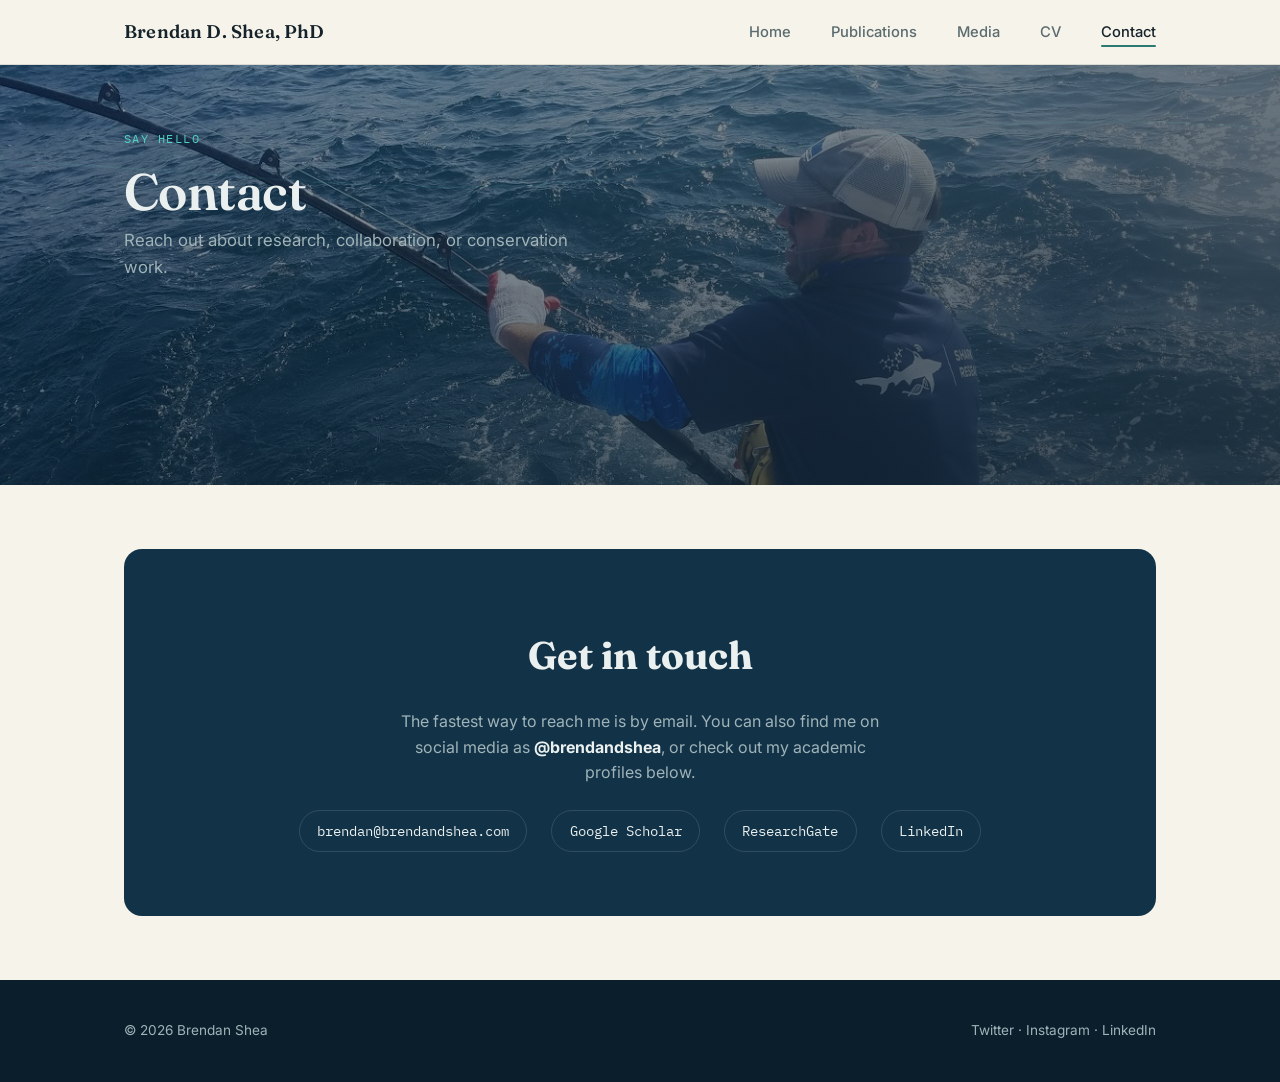
<file: contact.html>
<!DOCTYPE html>
<html lang="en">
<head>
<meta charset="UTF-8">
<meta name="viewport" content="width=device-width, initial-scale=1.0">
<title>Contact — Brendan Shea</title>
<meta name="description" content="Get in touch with Brendan Shea — marine ecologist and data scientist.">
<link rel="preconnect" href="https://fonts.googleapis.com">
<link rel="preconnect" href="https://fonts.gstatic.com" crossorigin>
<link href="https://fonts.googleapis.com/css2?family=Fraunces:opsz,wght@9..144,500;9..144,600;9..144,700&family=Inter:wght@400;500;600;700&family=IBM+Plex+Mono:wght@400;500&display=swap" rel="stylesheet">
<link rel="stylesheet" href="css/style.css">
</head>
<body>

<nav class="site-nav">
  <div class="wrap">
    <a href="index.html" class="brand">Brendan D. Shea, PhD</a>
    <button class="nav-toggle" aria-label="Toggle navigation" aria-expanded="false">&#9776;</button>
    <ul class="nav-links">
      <li><a href="index.html">Home</a></li>
      <li><a href="publications.html">Publications</a></li>
      <li><a href="media.html">Media</a></li>
      <li><a href="cv.html">CV</a></li>
      <li><a href="contact.html" aria-current="page">Contact</a></li>
    </ul>
  </div>
</nav>

<header class="hero has-photo hero-md" style="padding: var(--space-5) 0;">
  <img class="hero-photo" src="images/contact/header.jpeg" alt="" style="object-position: center 40%;">
  <svg class="hero-contours" viewBox="0 0 1200 300" preserveAspectRatio="xMidYMid slice" xmlns="http://www.w3.org/2000/svg" aria-hidden="true">
    <path d="M-50,80 C 200,40 400,120 650,70 S 1100,40 1250,80" fill="none" stroke="#4FD1C5" stroke-width="1" opacity="0.22"/>
    <path d="M-50,160 C 220,110 420,190 680,140 S 1120,110 1250,160" fill="none" stroke="#EAF0EF" stroke-width="1" opacity="0.1"/>
  </svg>
  <div class="wrap">
    <p class="eyebrow">Say hello</p>
    <h1 style="font-size:clamp(2.2rem,4.5vw,3.2rem);">Contact</h1>
    <p class="role">Reach out about research, collaboration, or conservation work.</p>
  </div>
</header>

<section class="tight reveal">
  <div class="wrap">
    <div class="contact-card">
      <h2 style="font-family:var(--font-display); font-size:clamp(1.8rem,3.5vw,2.4rem); margin: 0.3em 0 0.6em; color: var(--text-light);">Get in touch</h2>
      <p style="color:var(--text-muted-light); max-width:50ch; margin: 0 auto;">
        The fastest way to reach me is by email. You can also find me on social media as <strong style="color:var(--text-light);">@brendandshea</strong>, or check out my academic profiles below.
      </p>
      <div class="contact-links">
        <a href="mailto:brendan@brendandshea.com">brendan@brendandshea.com</a>
        <a href="https://scholar.google.com/citations?user=3Ep7CCoAAAAJ&hl=en&oi=ao" target="_blank" rel="noopener">Google Scholar</a>
        <a href="https://www.researchgate.net/profile/Brendan-Shea-5" target="_blank" rel="noopener">ResearchGate</a>
        <a href="https://www.linkedin.com/in/bdshea/" target="_blank" rel="noopener">LinkedIn</a>
      </div>
    </div>
  </div>
</section>

<footer class="site-footer">
  <div class="wrap">
    <span>&copy; <span id="year"></span> Brendan Shea</span>
    <span>
      <a href="https://twitter.com/brendandshea" target="_blank" rel="noopener">Twitter</a> &middot;
      <a href="https://instagram.com/brendandshea" target="_blank" rel="noopener">Instagram</a> &middot;
      <a href="https://www.linkedin.com/in/bdshea/" target="_blank" rel="noopener">LinkedIn</a>
    </span>
  </div>
</footer>

<script src="js/main.js"></script>
<script>document.getElementById('year').textContent = new Date().getFullYear();</script>
</body>
</html>
</file>
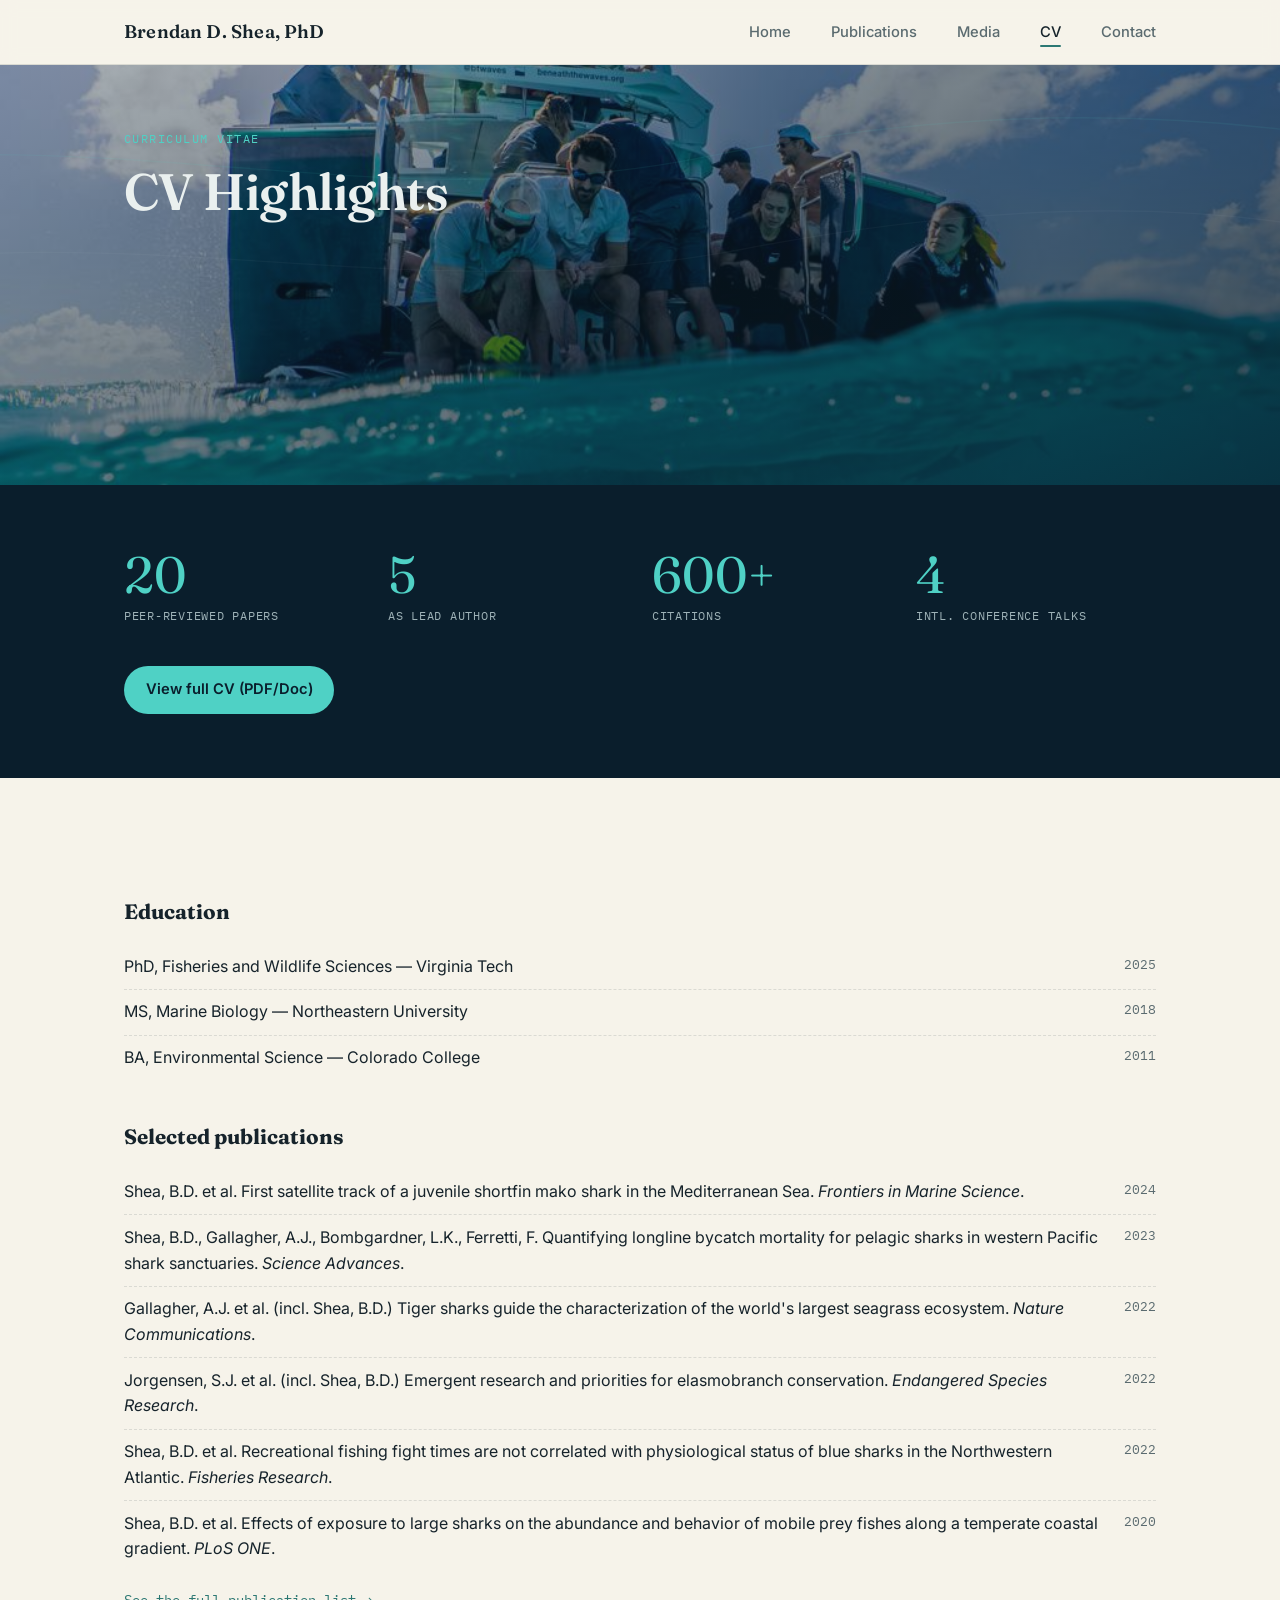
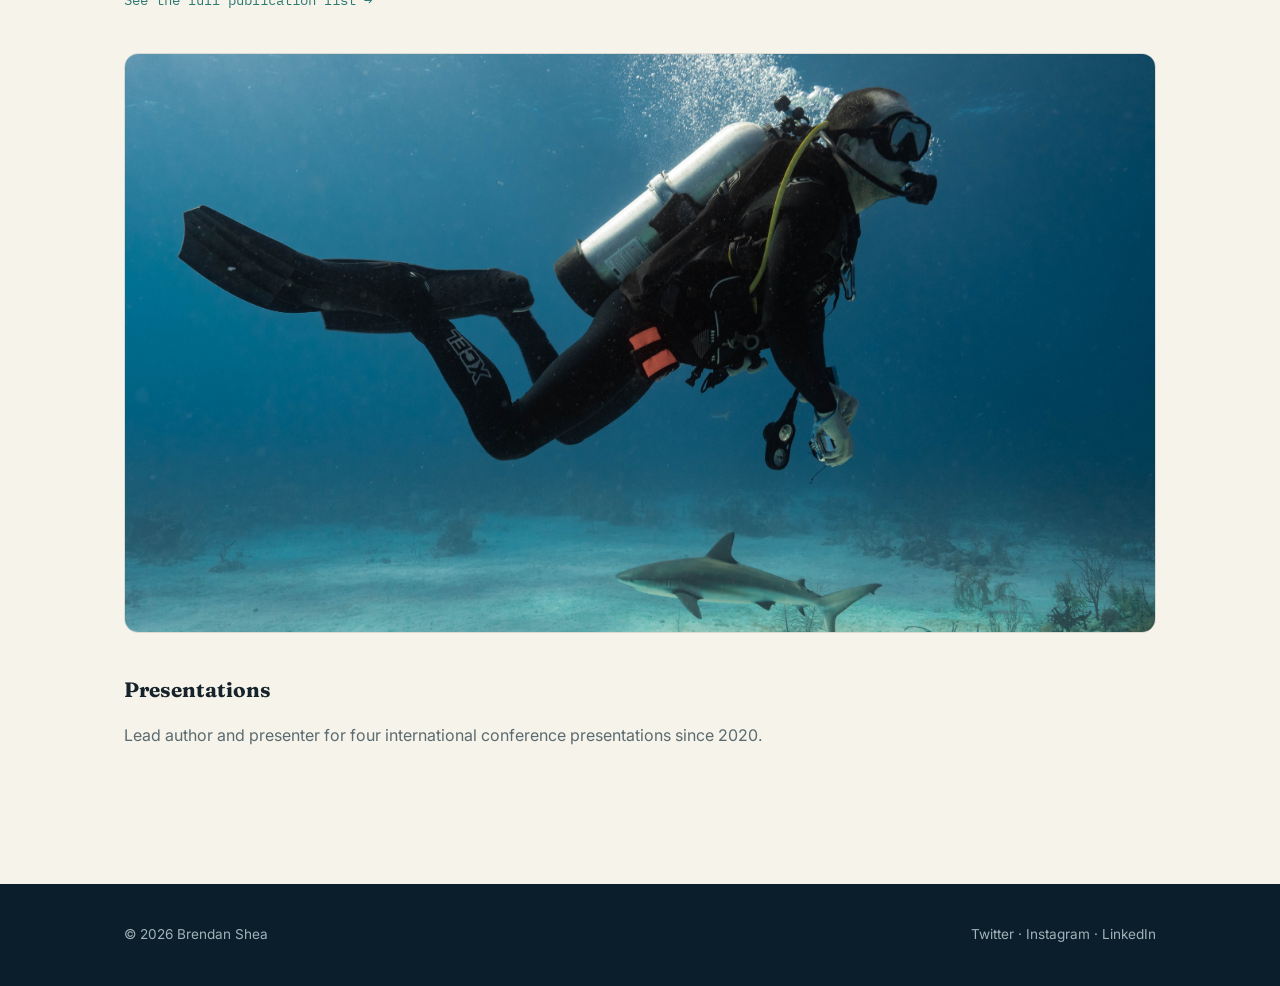
<file: cv.html>
<!DOCTYPE html>
<html lang="en">
<head>
<meta charset="UTF-8">
<meta name="viewport" content="width=device-width, initial-scale=1.0">
<title>CV — Brendan Shea</title>
<meta name="description" content="Curriculum vitae highlights for Brendan Shea, PhD — education, publication record, and conference presentations.">
<link rel="preconnect" href="https://fonts.googleapis.com">
<link rel="preconnect" href="https://fonts.gstatic.com" crossorigin>
<link href="https://fonts.googleapis.com/css2?family=Fraunces:opsz,wght@9..144,500;9..144,600;9..144,700&family=Inter:wght@400;500;600;700&family=IBM+Plex+Mono:wght@400;500&display=swap" rel="stylesheet">
<link rel="stylesheet" href="css/style.css">
</head>
<body>

<nav class="site-nav">
  <div class="wrap">
    <a href="index.html" class="brand">Brendan D. Shea, PhD</a>
    <button class="nav-toggle" aria-label="Toggle navigation" aria-expanded="false">&#9776;</button>
    <ul class="nav-links">
      <li><a href="index.html">Home</a></li>
      <li><a href="publications.html">Publications</a></li>
      <li><a href="media.html">Media</a></li>
      <li><a href="cv.html" aria-current="page">CV</a></li>
      <li><a href="contact.html">Contact</a></li>
    </ul>
  </div>
</nav>

<header class="hero has-photo hero-md" style="padding: var(--space-5) 0;">
  <img class="hero-photo" src="images/cv/header.jpeg" alt="" style="object-position: center center;">
  <svg class="hero-contours" viewBox="0 0 1200 320" preserveAspectRatio="xMidYMid slice" xmlns="http://www.w3.org/2000/svg" aria-hidden="true">
    <path d="M-50,80 C 200,40 400,120 650,70 S 1100,40 1250,80" fill="none" stroke="#4FD1C5" stroke-width="1" opacity="0.22"/>
    <path d="M-50,160 C 220,110 420,190 680,140 S 1120,110 1250,160" fill="none" stroke="#EAF0EF" stroke-width="1" opacity="0.1"/>
  </svg>
  <div class="wrap">
    <p class="eyebrow">Curriculum vitae</p>
    <h1 style="font-size:clamp(2.2rem,4.5vw,3.2rem);">CV Highlights</h1>
  </div>
</header>

<section class="on-dark reveal tight">
  <div class="wrap">
    <div class="stats-strip">
      <div class="stat"><div class="num">20</div><div class="label">Peer-reviewed papers</div></div>
      <div class="stat"><div class="num">5</div><div class="label">As lead author</div></div>
      <div class="stat"><div class="num">600+</div><div class="label">Citations</div></div>
      <div class="stat"><div class="num">4</div><div class="label">Intl. conference talks</div></div>
    </div>
    <div class="hero-actions" style="margin-top: var(--space-4);">
      <a class="btn btn-primary" href="https://docs.google.com/document/d/1PUymY-41qH155Oqo5Wlv9PZ-W3qJhoBp/edit?usp=sharing&ouid=114067496238988633960&rtpof=true&sd=true" target="_blank" rel="noopener">View full CV (PDF/Doc)</a>
    </div>
  </div>
</section>

<section class="reveal">
  <div class="wrap">

    <div class="cv-block">
      <h3>Education</h3>
      <ul class="cv-list">
        <li><span>PhD, Fisheries and Wildlife Sciences &mdash; Virginia Tech</span><span class="meta">2025</span></li>
        <li><span>MS, Marine Biology &mdash; Northeastern University</span><span class="meta">2018</span></li>
        <li><span>BA, Environmental Science &mdash; Colorado College</span><span class="meta">2011</span></li>
      </ul>
    </div>

    <div class="cv-block">
      <h3>Selected publications</h3>
      <ul class="cv-list">
        <li><span>Shea, B.D. et al. First satellite track of a juvenile shortfin mako shark in the Mediterranean Sea. <em>Frontiers in Marine Science</em>.</span><span class="meta">2024</span></li>
        <li><span>Shea, B.D., Gallagher, A.J., Bombgardner, L.K., Ferretti, F. Quantifying longline bycatch mortality for pelagic sharks in western Pacific shark sanctuaries. <em>Science Advances</em>.</span><span class="meta">2023</span></li>
        <li><span>Gallagher, A.J. et al. (incl. Shea, B.D.) Tiger sharks guide the characterization of the world's largest seagrass ecosystem. <em>Nature Communications</em>.</span><span class="meta">2022</span></li>
        <li><span>Jorgensen, S.J. et al. (incl. Shea, B.D.) Emergent research and priorities for elasmobranch conservation. <em>Endangered Species Research</em>.</span><span class="meta">2022</span></li>
        <li><span>Shea, B.D. et al. Recreational fishing fight times are not correlated with physiological status of blue sharks in the Northwestern Atlantic. <em>Fisheries Research</em>.</span><span class="meta">2022</span></li>
        <li><span>Shea, B.D. et al. Effects of exposure to large sharks on the abundance and behavior of mobile prey fishes along a temperate coastal gradient. <em>PLoS ONE</em>.</span><span class="meta">2020</span></li>
      </ul>
      <p style="margin-top:1em;"><a class="link" style="font-family:var(--font-mono); font-size:0.85rem; color:var(--accent-teal-dim); text-decoration:none;" href="publications.html">See the full publication list &rarr;</a></p>
    </div>

    <img class="content-photo" src="images/cv/photo1-banner.jpeg" alt="Diving alongside a shark during fieldwork" style="aspect-ratio: 16 / 9;">

    <div class="cv-block">
      <h3>Presentations</h3>
      <p style="color:var(--text-muted);">Lead author and presenter for four international conference presentations since 2020.</p>
    </div>

  </div>
</section>

<footer class="site-footer">
  <div class="wrap">
    <span>&copy; <span id="year"></span> Brendan Shea</span>
    <span>
      <a href="https://twitter.com/brendandshea" target="_blank" rel="noopener">Twitter</a> &middot;
      <a href="https://instagram.com/brendandshea" target="_blank" rel="noopener">Instagram</a> &middot;
      <a href="https://www.linkedin.com/in/bdshea/" target="_blank" rel="noopener">LinkedIn</a>
    </span>
  </div>
</footer>

<script src="js/main.js"></script>
<script>document.getElementById('year').textContent = new Date().getFullYear();</script>
</body>
</html>
</file>
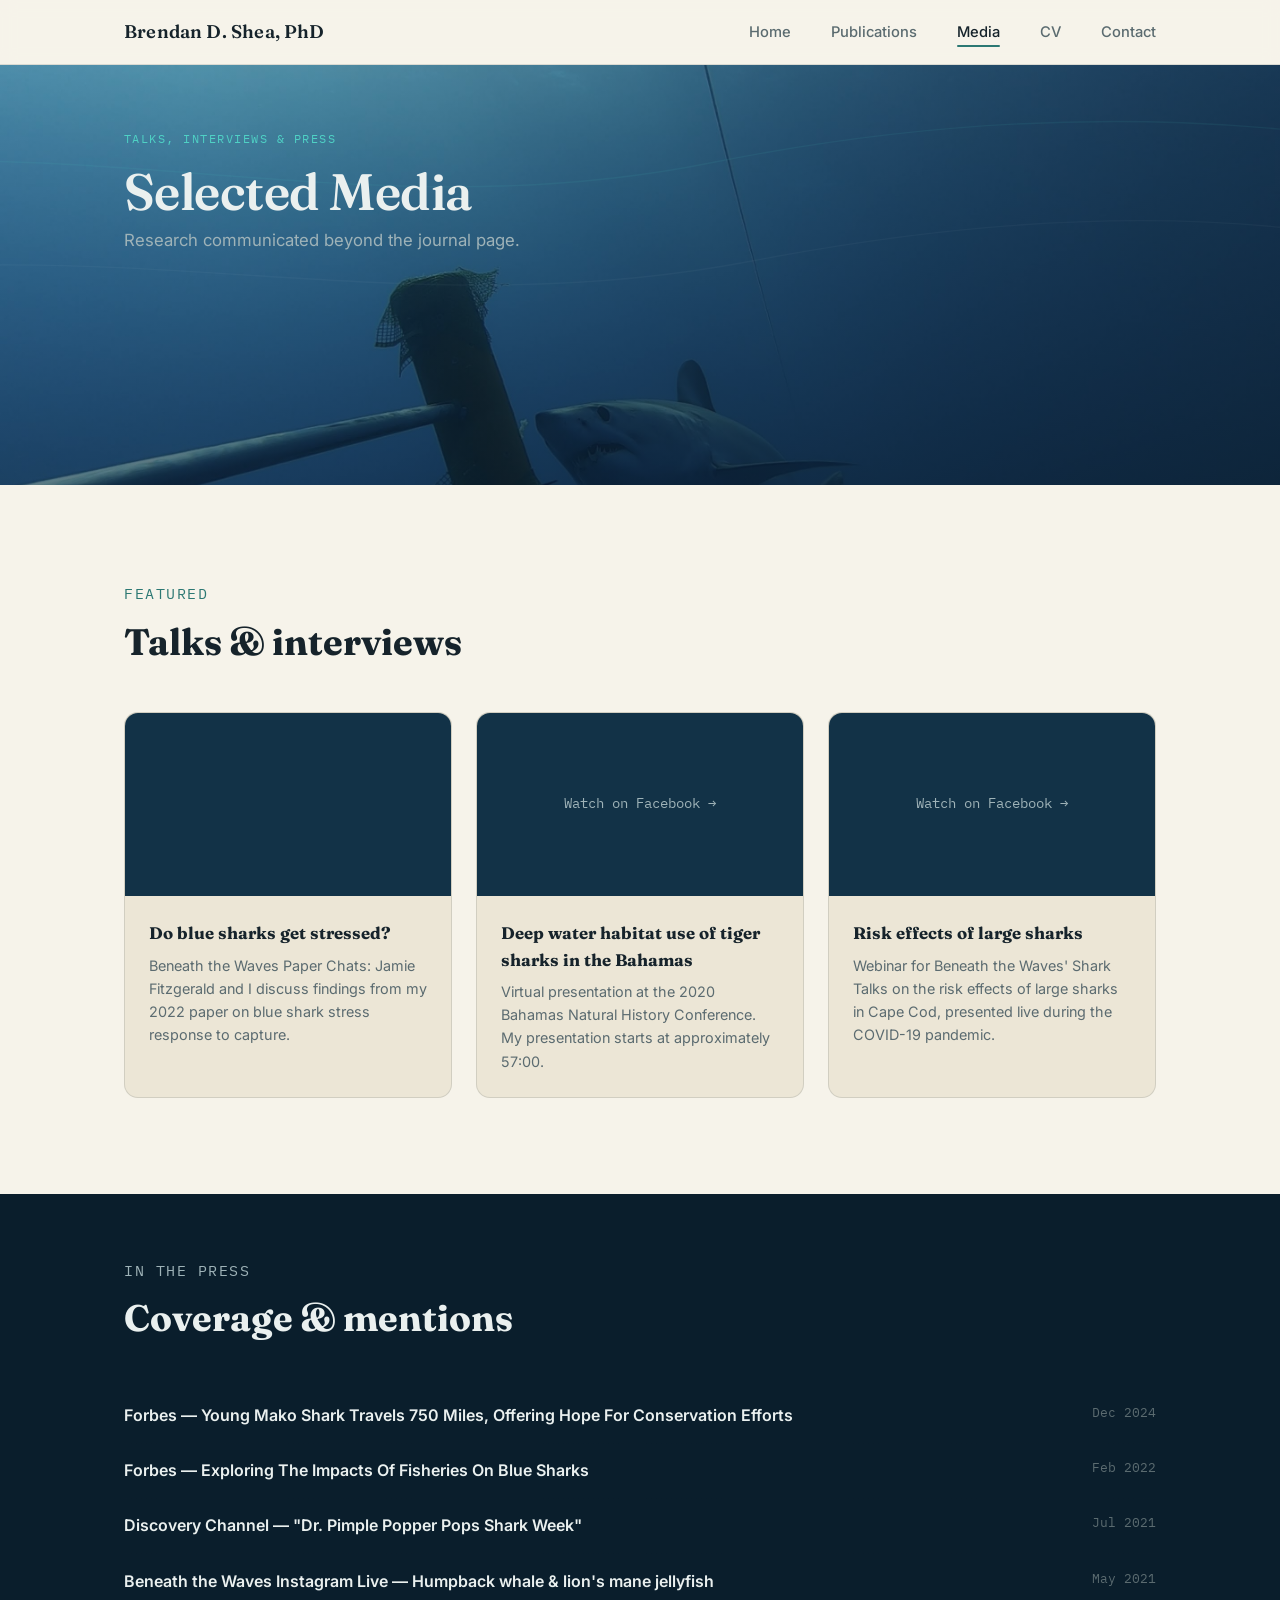
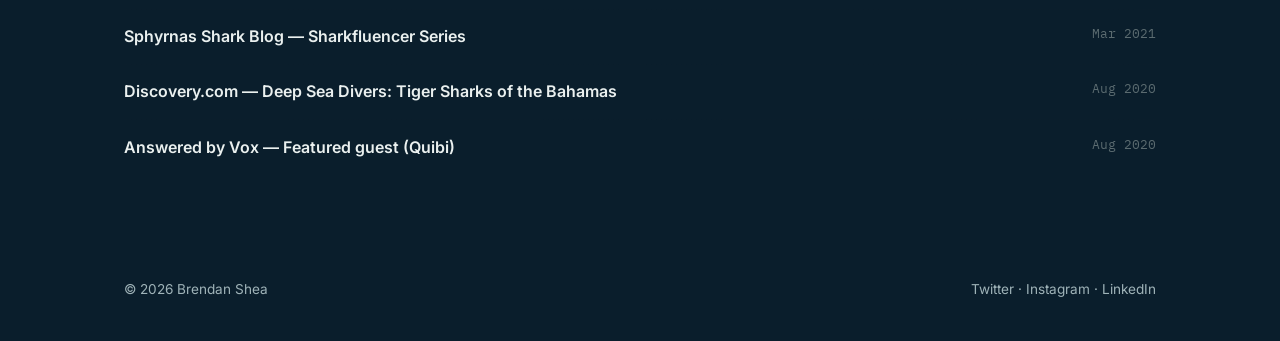
<file: media.html>
<!DOCTYPE html>
<html lang="en">
<head>
<meta charset="UTF-8">
<meta name="viewport" content="width=device-width, initial-scale=1.0">
<title>Media — Brendan Shea</title>
<meta name="description" content="Selected media appearances, talks, and press coverage featuring Brendan Shea's shark research.">
<link rel="preconnect" href="https://fonts.googleapis.com">
<link rel="preconnect" href="https://fonts.gstatic.com" crossorigin>
<link href="https://fonts.googleapis.com/css2?family=Fraunces:opsz,wght@9..144,500;9..144,600;9..144,700&family=Inter:wght@400;500;600;700&family=IBM+Plex+Mono:wght@400;500&display=swap" rel="stylesheet">
<link rel="stylesheet" href="css/style.css">
</head>
<body>

<nav class="site-nav">
  <div class="wrap">
    <a href="index.html" class="brand">Brendan D. Shea, PhD</a>
    <button class="nav-toggle" aria-label="Toggle navigation" aria-expanded="false">&#9776;</button>
    <ul class="nav-links">
      <li><a href="index.html">Home</a></li>
      <li><a href="publications.html">Publications</a></li>
      <li><a href="media.html" aria-current="page">Media</a></li>
      <li><a href="cv.html">CV</a></li>
      <li><a href="contact.html">Contact</a></li>
    </ul>
  </div>
</nav>

<header class="hero has-photo hero-md" style="padding: var(--space-5) 0;">
  <img class="hero-photo" src="images/media/header-banner.jpeg" alt="">
  <svg class="hero-contours" viewBox="0 0 1200 300" preserveAspectRatio="xMidYMid slice" xmlns="http://www.w3.org/2000/svg" aria-hidden="true">
    <path d="M-50,80 C 200,40 400,120 650,70 S 1100,40 1250,80" fill="none" stroke="#4FD1C5" stroke-width="1" opacity="0.22"/>
    <path d="M-50,160 C 220,110 420,190 680,140 S 1120,110 1250,160" fill="none" stroke="#EAF0EF" stroke-width="1" opacity="0.1"/>
  </svg>
  <div class="wrap">
    <p class="eyebrow">Talks, interviews &amp; press</p>
    <h1 style="font-size:clamp(2.2rem,4.5vw,3.2rem);">Selected Media</h1>
    <p class="role">Research communicated beyond the journal page.</p>
  </div>
</header>

<section class="reveal">
  <div class="wrap">
    <div class="section-head">
      <p class="eyebrow">Featured</p>
      <h2>Talks &amp; interviews</h2>
    </div>
    <div class="media-grid">
      <div class="media-card">
        <div class="thumb">
          <iframe src="https://www.youtube.com/embed/LPtdZB64kBc" title="Do blue sharks get stressed?" loading="lazy" allowfullscreen></iframe>
        </div>
        <div class="body">
          <h3>Do blue sharks get stressed?</h3>
          <p>Beneath the Waves Paper Chats: Jamie Fitzgerald and I discuss findings from my 2022 paper on blue shark stress response to capture.</p>
        </div>
      </div>
      <a class="media-card" href="https://www.facebook.com/watch/live/?ref=watch_permalink&v=781736559035332" target="_blank" rel="noopener">
        <div class="thumb" style="display:flex;align-items:center;justify-content:center;color:var(--text-muted-light);font-family:var(--font-mono);font-size:0.85rem;">Watch on Facebook &rarr;</div>
        <div class="body">
          <h3>Deep water habitat use of tiger sharks in the Bahamas</h3>
          <p>Virtual presentation at the 2020 Bahamas Natural History Conference. My presentation starts at approximately 57:00.</p>
        </div>
      </a>
      <a class="media-card" href="https://www.facebook.com/share/p/17DMX2sepM/" target="_blank" rel="noopener">
        <div class="thumb" style="display:flex;align-items:center;justify-content:center;color:var(--text-muted-light);font-family:var(--font-mono);font-size:0.85rem;">Watch on Facebook &rarr;</div>
        <div class="body">
          <h3>Risk effects of large sharks</h3>
          <p>Webinar for Beneath the Waves' Shark Talks on the risk effects of large sharks in Cape Cod, presented live during the COVID-19 pandemic.</p>
        </div>
      </a>
    </div>
  </div>
</section>

<section class="on-dark reveal tight">
  <div class="wrap">
    <div class="section-head">
      <p class="eyebrow">In the press</p>
      <h2>Coverage &amp; mentions</h2>
    </div>
    <ul class="press-list">
      <li>
        <a href="https://www.forbes.com/sites/melissacristinamarquez/2024/12/15/young-mako-shark-travels-750-miles-offering-hope-for-conservation-efforts/" target="_blank" rel="noopener">Forbes &mdash; Young Mako Shark Travels 750 Miles, Offering Hope For Conservation Efforts</a>
        <span class="press-date">Dec 2024</span>
      </li>
      <li>
        <a href="https://www.forbes.com/sites/melissacristinamarquez/2022/02/01/exploring-the-impacts-of-fisheries-on-blue-sharks/?sh=1d4e70a75804" target="_blank" rel="noopener">Forbes &mdash; Exploring The Impacts Of Fisheries On Blue Sharks</a>
        <span class="press-date">Feb 2022</span>
      </li>
      <li>
        <a href="https://www.discovery.com/shows/dr-pimple-popper-pops-shark-week/episodes" target="_blank" rel="noopener">Discovery Channel &mdash; "Dr. Pimple Popper Pops Shark Week"</a>
        <span class="press-date">Jul 2021</span>
      </li>
      <li>
        <a href="https://www.instagram.com/p/CPbFrpxAiKx/?utm_source=ig_web_copy_link&igsh=NTc4MTIwNjQ2YQ==" target="_blank" rel="noopener">Beneath the Waves Instagram Live &mdash; Humpback whale &amp; lion's mane jellyfish</a>
        <span class="press-date">May 2021</span>
      </li>
      <li>
        <a href="https://sosphyrnas.wixsite.com/mysite/post/sharkfluencer-brendan-shea" target="_blank" rel="noopener">Sphyrnas Shark Blog &mdash; Sharkfluencer Series</a>
        <span class="press-date">Mar 2021</span>
      </li>
      <li>
        <a href="https://www.discovery.com/nature/-deep-sea-divers--tiger-sharks-of-the-bahamas-" target="_blank" rel="noopener">Discovery.com &mdash; Deep Sea Divers: Tiger Sharks of the Bahamas</a>
        <span class="press-date">Aug 2020</span>
      </li>
      <li>
        <a href="https://twitter.com/voxdotcom/status/1292945085861068806" target="_blank" rel="noopener">Answered by Vox &mdash; Featured guest (Quibi)</a>
        <span class="press-date">Aug 2020</span>
      </li>
    </ul>
  </div>
</section>

<footer class="site-footer">
  <div class="wrap">
    <span>&copy; <span id="year"></span> Brendan Shea</span>
    <span>
      <a href="https://twitter.com/brendandshea" target="_blank" rel="noopener">Twitter</a> &middot;
      <a href="https://instagram.com/brendandshea" target="_blank" rel="noopener">Instagram</a> &middot;
      <a href="https://www.linkedin.com/in/bdshea/" target="_blank" rel="noopener">LinkedIn</a>
    </span>
  </div>
</footer>

<script src="js/main.js"></script>
<script>document.getElementById('year').textContent = new Date().getFullYear();</script>
</body>
</html>
</file>
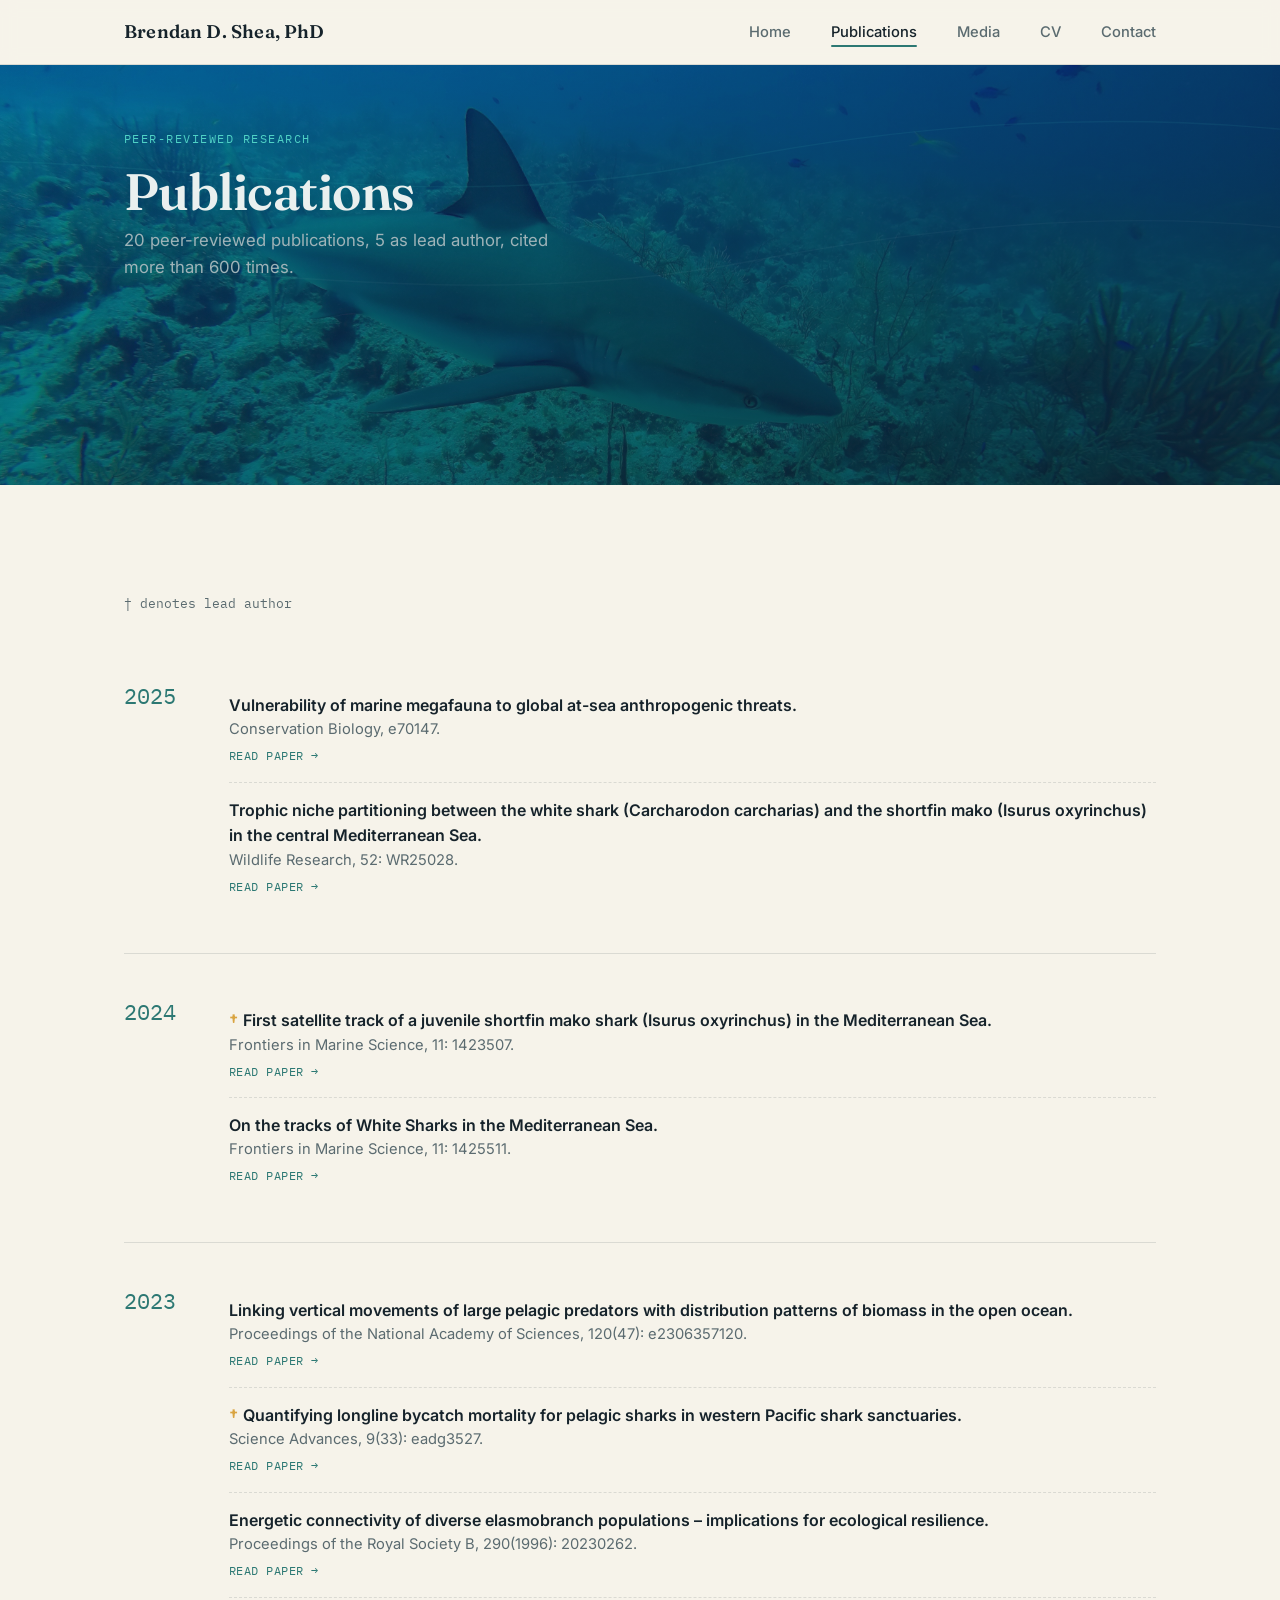
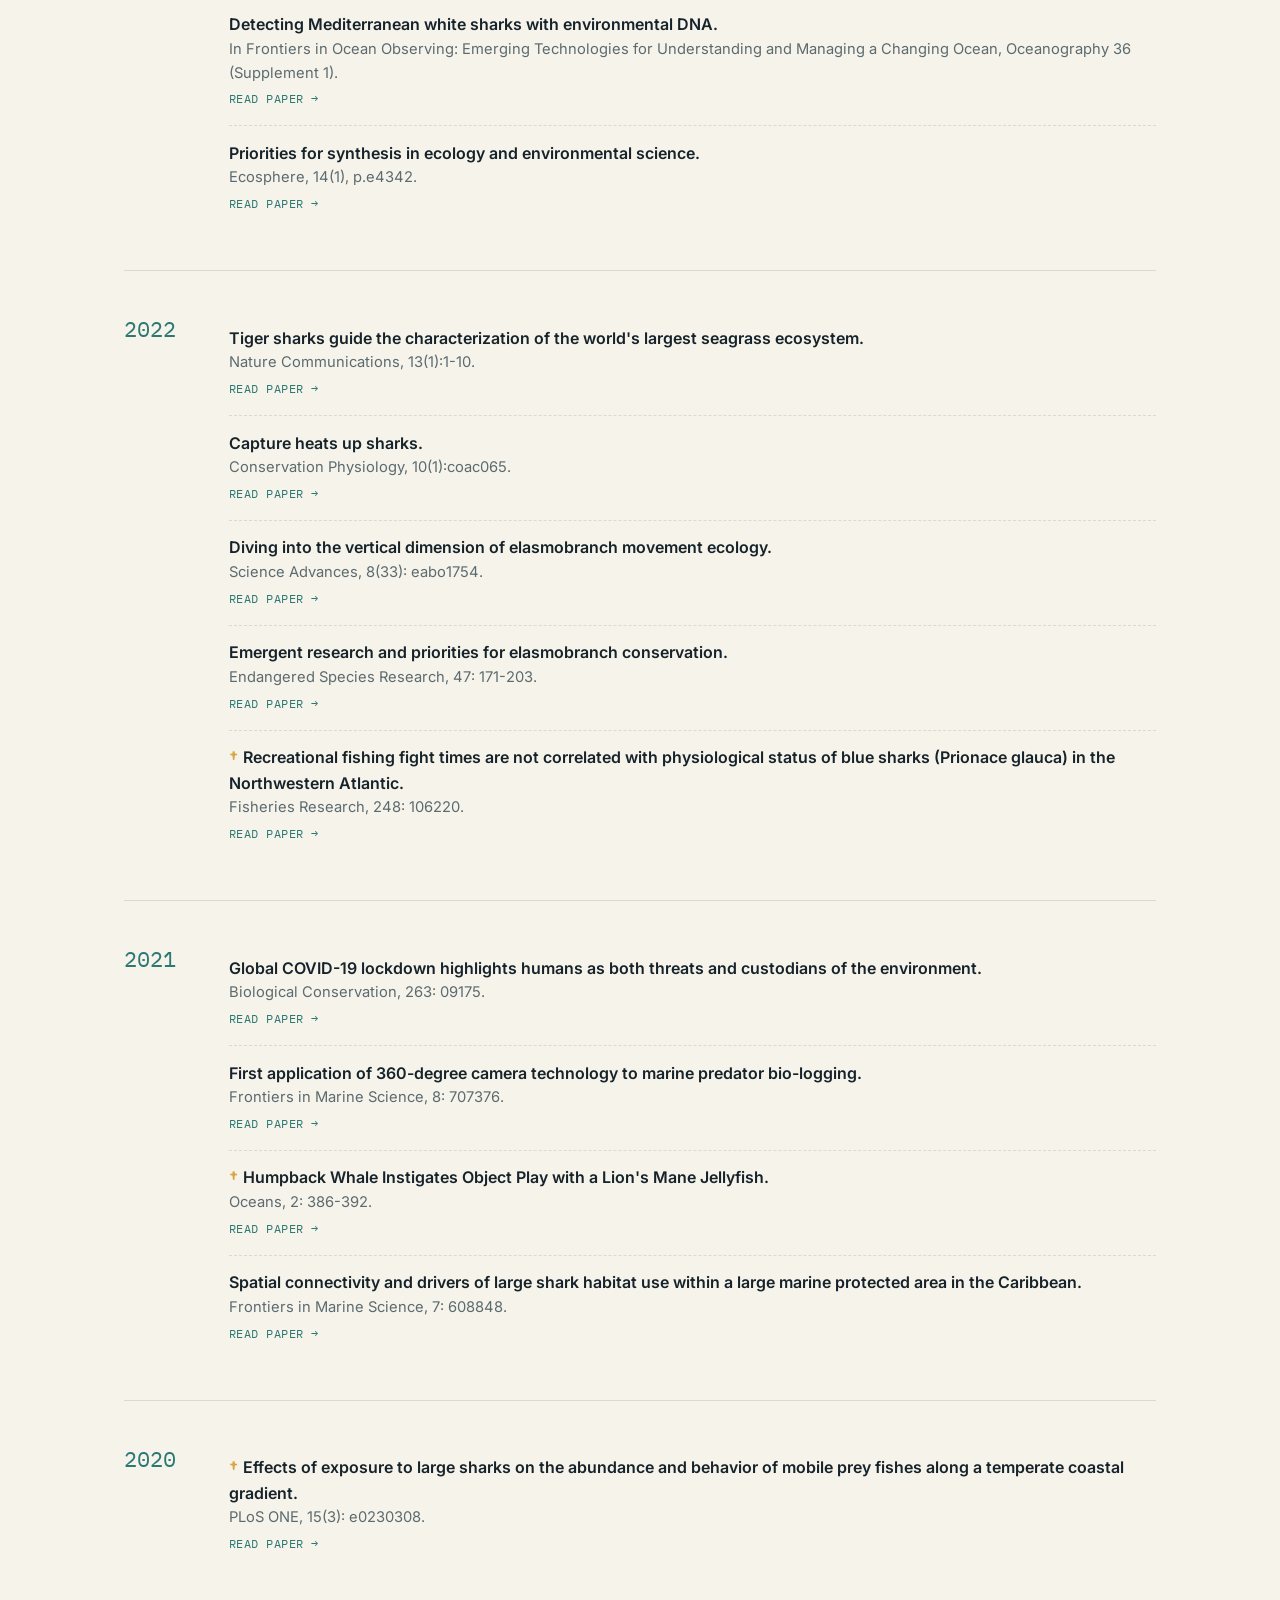
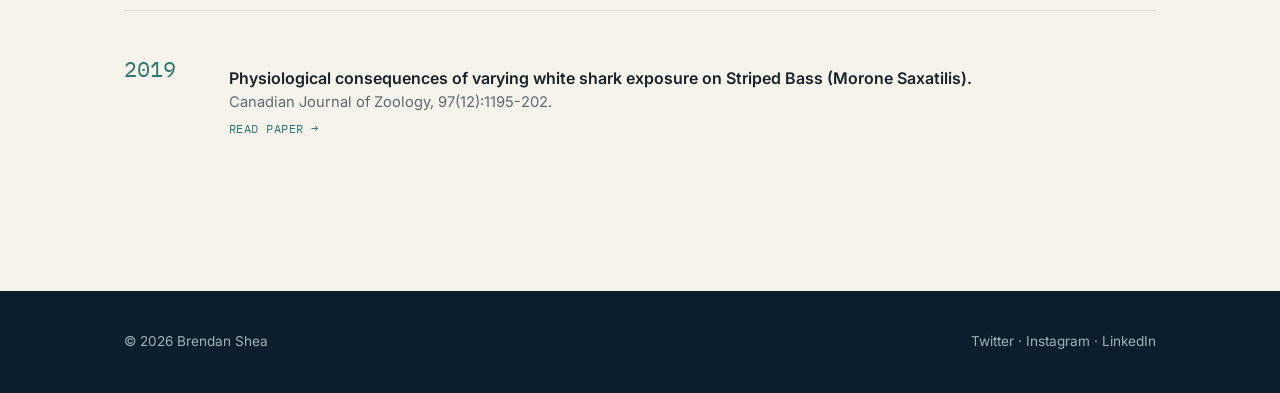
<file: publications.html>
<!DOCTYPE html>
<html lang="en">
<head>
<meta charset="UTF-8">
<meta name="viewport" content="width=device-width, initial-scale=1.0">
<title>Publications — Brendan Shea</title>
<meta name="description" content="Peer-reviewed publications by Brendan Shea on shark movement ecology, conservation, and marine predator research.">
<link rel="preconnect" href="https://fonts.googleapis.com">
<link rel="preconnect" href="https://fonts.gstatic.com" crossorigin>
<link href="https://fonts.googleapis.com/css2?family=Fraunces:opsz,wght@9..144,500;9..144,600;9..144,700&family=Inter:wght@400;500;600;700&family=IBM+Plex+Mono:wght@400;500&display=swap" rel="stylesheet">
<link rel="stylesheet" href="css/style.css">
</head>
<body>

<nav class="site-nav">
  <div class="wrap">
    <a href="index.html" class="brand">Brendan D. Shea, PhD</a>
    <button class="nav-toggle" aria-label="Toggle navigation" aria-expanded="false">&#9776;</button>
    <ul class="nav-links">
      <li><a href="index.html">Home</a></li>
      <li><a href="publications.html" aria-current="page">Publications</a></li>
      <li><a href="media.html">Media</a></li>
      <li><a href="cv.html">CV</a></li>
      <li><a href="contact.html">Contact</a></li>
    </ul>
  </div>
</nav>

<header class="hero has-photo hero-md" style="padding: var(--space-5) 0;">
  <img class="hero-photo hero-photo--pubs" src="images/publications/header-banner.jpeg" alt="">
  <svg class="hero-contours" viewBox="0 0 1200 300" preserveAspectRatio="xMidYMid slice" xmlns="http://www.w3.org/2000/svg" aria-hidden="true">
    <path d="M-50,80 C 200,40 400,120 650,70 S 1100,40 1250,80" fill="none" stroke="#4FD1C5" stroke-width="1" opacity="0.22"/>
    <path d="M-50,160 C 220,110 420,190 680,140 S 1120,110 1250,160" fill="none" stroke="#EAF0EF" stroke-width="1" opacity="0.1"/>
  </svg>
  <div class="wrap">
    <p class="eyebrow">Peer-reviewed research</p>
    <h1 style="font-size:clamp(2.2rem,4.5vw,3.2rem);">Publications</h1>
    <p class="role">20 peer-reviewed publications, 5 as lead author, cited more than 600 times.</p>
  </div>
</header>

<section class="reveal">
  <div class="wrap">
    <p class="legend">&#8224; denotes lead author</p>

    <div class="pub-year">
      <div class="year">2025</div>
      <ul class="pub-list">
        <li class="pub-item">
          <div class="title">Vulnerability of marine megafauna to global at-sea anthropogenic threats.</div>
          <div class="venue">Conservation Biology, e70147.</div>
          <a class="link" href="https://conbio.onlinelibrary.wiley.com/doi/abs/10.1111/cobi.70147" target="_blank" rel="noopener">READ PAPER &rarr;</a>
        </li>
        <li class="pub-item">
          <div class="title">Trophic niche partitioning between the white shark (Carcharodon carcharias) and the shortfin mako (Isurus oxyrinchus) in the central Mediterranean Sea.</div>
          <div class="venue">Wildlife Research, 52: WR25028.</div>
          <a class="link" href="https://connectsci.au/wr/article-abstract/52/10/WR25028/233562/Trophic-niche-partitioning-between-the-white-shark?redirectedFrom=fulltext" target="_blank" rel="noopener">READ PAPER &rarr;</a>
        </li>
      </ul>
    </div>

    <div class="pub-year">
      <div class="year">2024</div>
      <ul class="pub-list">
        <li class="pub-item">
          <div class="title"><span class="dagger">&#8224;</span>First satellite track of a juvenile shortfin mako shark (Isurus oxyrinchus) in the Mediterranean Sea.</div>
          <div class="venue">Frontiers in Marine Science, 11: 1423507.</div>
          <a class="link" href="https://www.frontiersin.org/journals/marine-science/articles/10.3389/fmars.2024.1423507/full" target="_blank" rel="noopener">READ PAPER &rarr;</a>
        </li>
        <li class="pub-item">
          <div class="title">On the tracks of White Sharks in the Mediterranean Sea.</div>
          <div class="venue">Frontiers in Marine Science, 11: 1425511.</div>
          <a class="link" href="https://www.frontiersin.org/journals/marine-science/articles/10.3389/fmars.2024.1425511/full" target="_blank" rel="noopener">READ PAPER &rarr;</a>
        </li>
      </ul>
    </div>

    <div class="pub-year">
      <div class="year">2023</div>
      <ul class="pub-list">
        <li class="pub-item">
          <div class="title">Linking vertical movements of large pelagic predators with distribution patterns of biomass in the open ocean.</div>
          <div class="venue">Proceedings of the National Academy of Sciences, 120(47): e2306357120.</div>
          <a class="link" href="https://www.pnas.org/doi/full/10.1073/pnas.2306357120" target="_blank" rel="noopener">READ PAPER &rarr;</a>
        </li>
        <li class="pub-item">
          <div class="title"><span class="dagger">&#8224;</span>Quantifying longline bycatch mortality for pelagic sharks in western Pacific shark sanctuaries.</div>
          <div class="venue">Science Advances, 9(33): eadg3527.</div>
          <a class="link" href="https://www.science.org/doi/pdf/10.1126/sciadv.adg3527" target="_blank" rel="noopener">READ PAPER &rarr;</a>
        </li>
        <li class="pub-item">
          <div class="title">Energetic connectivity of diverse elasmobranch populations &ndash; implications for ecological resilience.</div>
          <div class="venue">Proceedings of the Royal Society B, 290(1996): 20230262.</div>
          <a class="link" href="https://royalsocietypublishing.org/doi/full/10.1098/rspb.2023.0262" target="_blank" rel="noopener">READ PAPER &rarr;</a>
        </li>
        <li class="pub-item">
          <div class="title">Detecting Mediterranean white sharks with environmental DNA.</div>
          <div class="venue">In Frontiers in Ocean Observing: Emerging Technologies for Understanding and Managing a Changing Ocean, Oceanography 36 (Supplement 1).</div>
          <a class="link" href="https://tos.org/oceanography/article/detecting-mediterranean-white-sharks-with-environmental-dna#citation" target="_blank" rel="noopener">READ PAPER &rarr;</a>
        </li>
        <li class="pub-item">
          <div class="title">Priorities for synthesis in ecology and environmental science.</div>
          <div class="venue">Ecosphere, 14(1), p.e4342.</div>
          <a class="link" href="https://esajournals.onlinelibrary.wiley.com/doi/full/10.1002/ecs2.4342" target="_blank" rel="noopener">READ PAPER &rarr;</a>
        </li>
      </ul>
    </div>

    <div class="pub-year">
      <div class="year">2022</div>
      <ul class="pub-list">
        <li class="pub-item">
          <div class="title">Tiger sharks guide the characterization of the world's largest seagrass ecosystem.</div>
          <div class="venue">Nature Communications, 13(1):1-10.</div>
          <a class="link" href="https://www.nature.com/articles/s41467-022-33926-1" target="_blank" rel="noopener">READ PAPER &rarr;</a>
        </li>
        <li class="pub-item">
          <div class="title">Capture heats up sharks.</div>
          <div class="venue">Conservation Physiology, 10(1):coac065.</div>
          <a class="link" href="https://academic.oup.com/conphys/article/10/1/coac065/6725753?login=false" target="_blank" rel="noopener">READ PAPER &rarr;</a>
        </li>
        <li class="pub-item">
          <div class="title">Diving into the vertical dimension of elasmobranch movement ecology.</div>
          <div class="venue">Science Advances, 8(33): eabo1754.</div>
          <a class="link" href="https://www.science.org/doi/full/10.1126/sciadv.abo1754" target="_blank" rel="noopener">READ PAPER &rarr;</a>
        </li>
        <li class="pub-item">
          <div class="title">Emergent research and priorities for elasmobranch conservation.</div>
          <div class="venue">Endangered Species Research, 47: 171-203.</div>
          <a class="link" href="https://www.int-res.com/articles/esr2022/47/n047p171.pdf" target="_blank" rel="noopener">READ PAPER &rarr;</a>
        </li>
        <li class="pub-item">
          <div class="title"><span class="dagger">&#8224;</span>Recreational fishing fight times are not correlated with physiological status of blue sharks (Prionace glauca) in the Northwestern Atlantic.</div>
          <div class="venue">Fisheries Research, 248: 106220.</div>
          <a class="link" href="http://www.fecpl.ca/wp-content/uploads/2021/12/1-s2.0-S0165783621003489-main.pdf" target="_blank" rel="noopener">READ PAPER &rarr;</a>
        </li>
      </ul>
    </div>

    <div class="pub-year">
      <div class="year">2021</div>
      <ul class="pub-list">
        <li class="pub-item">
          <div class="title">Global COVID-19 lockdown highlights humans as both threats and custodians of the environment.</div>
          <div class="venue">Biological Conservation, 263: 09175.</div>
          <a class="link" href="https://www.sciencedirect.com/science/article/pii/S0006320721002275" target="_blank" rel="noopener">READ PAPER &rarr;</a>
        </li>
        <li class="pub-item">
          <div class="title">First application of 360-degree camera technology to marine predator bio-logging.</div>
          <div class="venue">Frontiers in Marine Science, 8: 707376.</div>
          <a class="link" href="https://www.frontiersin.org/articles/10.3389/fmars.2021.707376/full" target="_blank" rel="noopener">READ PAPER &rarr;</a>
        </li>
        <li class="pub-item">
          <div class="title"><span class="dagger">&#8224;</span>Humpback Whale Instigates Object Play with a Lion's Mane Jellyfish.</div>
          <div class="venue">Oceans, 2: 386-392.</div>
          <a class="link" href="https://www.mdpi.com/2673-1924/2/2/22/htm" target="_blank" rel="noopener">READ PAPER &rarr;</a>
        </li>
        <li class="pub-item">
          <div class="title">Spatial connectivity and drivers of large shark habitat use within a large marine protected area in the Caribbean.</div>
          <div class="venue">Frontiers in Marine Science, 7: 608848.</div>
          <a class="link" href="https://www.frontiersin.org/articles/10.3389/fmars.2020.608848/full" target="_blank" rel="noopener">READ PAPER &rarr;</a>
        </li>
      </ul>
    </div>

    <div class="pub-year">
      <div class="year">2020</div>
      <ul class="pub-list">
        <li class="pub-item">
          <div class="title"><span class="dagger">&#8224;</span>Effects of exposure to large sharks on the abundance and behavior of mobile prey fishes along a temperate coastal gradient.</div>
          <div class="venue">PLoS ONE, 15(3): e0230308.</div>
          <a class="link" href="https://journals.plos.org/plosone/article?id=10.1371/journal.pone.0230308" target="_blank" rel="noopener">READ PAPER &rarr;</a>
        </li>
      </ul>
    </div>

    <div class="pub-year">
      <div class="year">2019</div>
      <ul class="pub-list">
        <li class="pub-item">
          <div class="title">Physiological consequences of varying white shark exposure on Striped Bass (Morone Saxatilis).</div>
          <div class="venue">Canadian Journal of Zoology, 97(12):1195-202.</div>
          <a class="link" href="https://cdnsciencepub.com/doi/full/10.1139/cjz-2019-0173" target="_blank" rel="noopener">READ PAPER &rarr;</a>
        </li>
      </ul>
    </div>

  </div>
</section>

<footer class="site-footer">
  <div class="wrap">
    <span>&copy; <span id="year"></span> Brendan Shea</span>
    <span>
      <a href="https://twitter.com/brendandshea" target="_blank" rel="noopener">Twitter</a> &middot;
      <a href="https://instagram.com/brendandshea" target="_blank" rel="noopener">Instagram</a> &middot;
      <a href="https://www.linkedin.com/in/bdshea/" target="_blank" rel="noopener">LinkedIn</a>
    </span>
  </div>
</footer>

<script src="js/main.js"></script>
<script>document.getElementById('year').textContent = new Date().getFullYear();</script>
</body>
</html>
</file>
<file: css/style.css>
/* =========================================================
   Brendan Shea — Marine Ecologist
   Design system: deep-water navy + sunlit sand + bioluminescent teal
   Signature motif: satellite-track lines (bathymetric contour + tag path)
   ========================================================= */

:root {
  --bg-deep: #0A1E2C;       /* deep water navy — hero / footer */
  --bg-mid: #123247;        /* secondary panel on dark */
  --surface: #F6F3EA;       /* sand/paper — main content bg */
  --surface-alt: #ECE6D6;   /* slightly deeper sand for cards */
  --text-light: #EAF0EF;    /* text on dark */
  --text-dark: #16232B;     /* text on light */
  --text-muted: #5B6B70;    /* secondary text on light */
  --text-muted-light: #9FB3B8; /* secondary text on dark */
  --accent-teal: #4FD1C5;   /* bioluminescence accent */
  --accent-teal-dim: #2C7873;
  --accent-gold: #D9A441;   /* sunlit-surface accent, used sparingly */
  --line: rgba(22, 35, 43, 0.12);
  --line-dark: rgba(234, 240, 239, 0.14);

  --font-display: "Fraunces", "Georgia", serif;
  --font-body: "Inter", -apple-system, BlinkMacSystemFont, sans-serif;
  --font-mono: "IBM Plex Mono", "SFMono-Regular", monospace;

  --max-width: 1080px;
  --space-1: 0.5rem;
  --space-2: 1rem;
  --space-3: 1.5rem;
  --space-4: 2.5rem;
  --space-5: 4rem;
  --space-6: 6rem;
}

* { box-sizing: border-box; }
html { scroll-behavior: smooth; }

@media (prefers-reduced-motion: reduce) {
  html { scroll-behavior: auto; }
  *, *::before, *::after {
    animation-duration: 0.01ms !important;
    animation-iteration-count: 1 !important;
    transition-duration: 0.01ms !important;
  }
}

body {
  margin: 0;
  font-family: var(--font-body);
  background: var(--surface);
  color: var(--text-dark);
  line-height: 1.6;
  -webkit-font-smoothing: antialiased;
}

img { max-width: 100%; display: block; }
a { color: inherit; }

.wrap {
  max-width: var(--max-width);
  margin: 0 auto;
  padding: 0 var(--space-3);
}

/* ---------- Nav ---------- */
.site-nav {
  position: sticky;
  top: 0;
  z-index: 50;
  background: rgba(246, 243, 234, 0.92);
  backdrop-filter: blur(8px);
  border-bottom: 1px solid var(--line);
}
.site-nav .wrap {
  display: flex;
  align-items: center;
  justify-content: space-between;
  height: 64px;
}
.site-nav .brand {
  font-family: var(--font-display);
  font-weight: 600;
  font-size: 1.15rem;
  letter-spacing: 0.01em;
  text-decoration: none;
  color: var(--text-dark);
}
.site-nav .brand .dot { color: var(--accent-teal-dim); }
.nav-links {
  display: flex;
  gap: var(--space-4);
  list-style: none;
  margin: 0;
  padding: 0;
}
.nav-links a {
  text-decoration: none;
  font-size: 0.92rem;
  font-weight: 500;
  color: var(--text-muted);
  position: relative;
  padding-bottom: 4px;
}
.nav-links a:hover,
.nav-links a[aria-current="page"] {
  color: var(--text-dark);
}
.nav-links a[aria-current="page"]::after {
  content: "";
  position: absolute;
  left: 0; right: 0; bottom: -2px;
  height: 2px;
  background: var(--accent-teal-dim);
  border-radius: 2px;
}
.nav-toggle { display: none; }

@media (max-width: 720px) {
  .nav-links {
    position: fixed;
    inset: 64px 0 0 0;
    background: var(--surface);
    flex-direction: column;
    padding: var(--space-4) var(--space-3);
    gap: var(--space-3);
    transform: translateY(-8px);
    opacity: 0;
    pointer-events: none;
    transition: transform 0.25s ease, opacity 0.25s ease;
  }
  .nav-links.open {
    transform: translateY(0);
    opacity: 1;
    pointer-events: auto;
  }
  .nav-toggle {
    display: block;
    background: none;
    border: none;
    font-size: 1.4rem;
    color: var(--text-dark);
    cursor: pointer;
  }
}

/* ---------- Hero ---------- */
.hero {
  position: relative;
  background: var(--bg-deep);
  color: var(--text-light);
  overflow: hidden;
  padding: var(--space-6) 0 var(--space-5);
}
.hero.has-photo.hero-tall {
  min-height: 620px;
  padding-top: var(--space-3);
  padding-bottom: var(--space-6);
}
.hero.has-photo.hero-md {
  min-height: 420px;
}
.hero-contours {
  position: absolute;
  inset: 0;
  width: 100%;
  height: 100%;
  opacity: 0.35;
  z-index: 2;
}
.hero .wrap {
  position: relative;
  z-index: 3;
}

/* hero with a photographic background — real <img>, never tiles, position is tunable */
.hero-photo {
  position: absolute;
  inset: 0;
  width: 100%;
  height: 100%;
  object-fit: cover;
  object-position: center top;
  z-index: 0;
  display: block;
}
@media (max-width: 720px) {
  /* on narrow screens the crop window is horizontal (not vertical), so shift
     left toward the shark's head instead of centering on the people/text area */
  .hero-photo { object-position: 0% top; }
}

/* publications header: banner is pre-cropped around the shark, so a plain
   center position keeps it fully in view at every breakpoint */
.hero-photo.hero-photo--pubs { object-position: center; }
.hero.has-photo::before {
  content: "";
  position: absolute;
  inset: 0;
  z-index: 1;
  background: linear-gradient(160deg, rgba(10, 30, 44, 0.35) 0%, rgba(10, 30, 44, 0.82) 100%);
}

/* translucent panel behind hero text / button so it never gets lost in a busy photo */
.hero-panel {
  display: inline-block;
  background: rgba(10, 30, 44, 0.52);
  backdrop-filter: blur(6px);
  -webkit-backdrop-filter: blur(6px);
  border-radius: 16px;
  padding: var(--space-2) var(--space-3);
  max-width: 100%;
}
.eyebrow {
  font-family: var(--font-mono);
  font-size: 0.78rem;
  letter-spacing: 0.12em;
  text-transform: uppercase;
  color: var(--accent-teal);
  margin: 0 0 var(--space-2);
}
.hero h1 {
  font-family: var(--font-display);
  font-weight: 600;
  font-size: clamp(1.9rem, 3.6vw, 2.8rem);
  line-height: 1.05;
  margin: 0 0 var(--space-1);
  letter-spacing: -0.01em;
}
.hero .role {
  font-size: clamp(0.92rem, 1.4vw, 1.05rem);
  color: var(--text-muted-light);
  max-width: 42ch;
  margin: 0 0 var(--space-3);
}
.hero.has-photo .hero-panel .eyebrow { margin-bottom: 0.4em; }
.hero .role strong { color: var(--text-light); font-weight: 600; }

.hero-actions {
  display: flex;
  gap: var(--space-2);
  flex-wrap: wrap;
}
.btn {
  display: inline-flex;
  align-items: center;
  gap: 0.4em;
  font-family: var(--font-body);
  font-weight: 600;
  font-size: 0.92rem;
  padding: 0.75em 1.4em;
  border-radius: 999px;
  text-decoration: none;
  border: 1px solid transparent;
  transition: transform 0.15s ease, background 0.15s ease, border-color 0.15s ease;
}
.btn-primary {
  background: var(--accent-teal);
  color: var(--bg-deep);
}
.btn-primary:hover { transform: translateY(-1px); background: #6fe0d5; }
.btn-ghost {
  border-color: var(--line-dark);
  color: var(--text-light);
  background: rgba(10, 30, 44, 0.45);
  backdrop-filter: blur(4px);
  -webkit-backdrop-filter: blur(4px);
}
.btn-ghost:hover { border-color: var(--accent-teal); color: var(--accent-teal); background: rgba(10, 30, 44, 0.65); }

/* animated tag-track path drawn across hero */
.track-path {
  stroke-dasharray: 1400;
  stroke-dashoffset: 1400;
  animation: draw 3.2s ease-out forwards 0.4s;
}
.track-dot {
  opacity: 0;
  animation: appear 0.4s ease forwards 3.4s;
}
@keyframes draw { to { stroke-dashoffset: 0; } }
@keyframes appear { to { opacity: 1; } }

/* ---------- Sections ---------- */
section { padding: var(--space-6) 0; }
section.tight { padding: var(--space-5) 0; }
.section-head {
  margin-bottom: var(--space-4);
  max-width: 60ch;
}
.section-head .eyebrow { color: var(--accent-teal-dim); font-size: 0.95rem; letter-spacing: 0.1em; }
.section-head h2 {
  font-family: var(--font-display);
  font-size: clamp(1.7rem, 3vw, 2.3rem);
  margin: 0.2em 0 0.4em;
  color: var(--text-dark);
}
.section-head p { color: var(--text-muted); margin: 0; }

.on-dark { background: var(--bg-deep); color: var(--text-light); }
.on-dark .section-head h2 { color: var(--text-light); }
.on-dark .section-head p { color: var(--text-muted-light); }

/* on-dark section with a photographic background */
.on-dark.has-photo {
  position: relative;
  background-size: cover;
  background-position: center;
  overflow: hidden;
}
.on-dark.has-photo::before {
  content: "";
  position: absolute;
  inset: 0;
  z-index: 1;
  background: linear-gradient(180deg, rgba(10, 30, 44, 0.88), rgba(10, 30, 44, 0.94));
}
.on-dark.has-photo .wrap {
  position: relative;
  z-index: 2;
}

/* ---------- About / bio split ---------- */
.about-grid {
  display: grid;
  grid-template-columns: 1.1fr 1.4fr;
  gap: var(--space-5);
  align-items: start;
}
.about-photo {
  border-radius: 14px;
  overflow: hidden;
  border: 1px solid var(--line);
  aspect-ratio: 4 / 5;
  /* forces its own compositing layer so it isn't blurred when the ancestor
     .reveal section animates its transform on scroll-in (Chrome/Safari quirk) */
  transform: translateZ(0);
}
.about-photo img {
  width: 100%;
  height: 100%;
  object-fit: cover;
}
.about-text p { margin: 0 0 1.1em; color: var(--text-dark); }
.about-text p:last-child { margin-bottom: 0; }
@media (max-width: 820px) {
  .about-grid { grid-template-columns: 1fr; }
  .about-photo { aspect-ratio: 16 / 10; }
}

/* ---------- Photo grid (mosaic of smaller shots) ---------- */
.photo-grid {
  display: grid;
  grid-template-columns: repeat(auto-fit, minmax(200px, 1fr));
  gap: var(--space-2);
  margin-top: var(--space-4);
}
.photo-grid img {
  width: 100%;
  height: 230px;
  object-fit: cover;
  border-radius: 14px;
  border: 1px solid var(--line);
  transform: translateZ(0);
}

/* denser bento-style mosaic variant — packs more photos into less vertical space */
.photo-grid.mosaic {
  grid-template-columns: repeat(auto-fill, minmax(130px, 1fr));
  grid-auto-rows: 120px;
  grid-auto-flow: dense;
}
.photo-grid.mosaic img {
  height: 100%;
}
.photo-grid.mosaic img.big {
  grid-column: span 2;
  grid-row: span 2;
}
@media (max-width: 480px) {
  .photo-grid.mosaic { grid-template-columns: repeat(auto-fill, minmax(100px, 1fr)); grid-auto-rows: 90px; }
}

/* ---------- Inline banner photo (used within content blocks) ---------- */
.content-photo {
  width: 100%;
  aspect-ratio: 21 / 9;
  object-fit: cover;
  border-radius: 14px;
  border: 1px solid var(--line);
  margin: var(--space-4) 0;
  transform: translateZ(0);
}

/* ---------- Focus cards ---------- */
.focus-grid {
  display: grid;
  grid-template-columns: repeat(auto-fit, minmax(220px, 1fr));
  gap: var(--space-3);
}
.focus-card {
  background: var(--surface-alt);
  border: 1px solid var(--line);
  border-radius: 14px;
  padding: var(--space-3);
  transition: transform 0.2s ease, box-shadow 0.2s ease;
}
.focus-card:hover {
  transform: translateY(-3px);
  box-shadow: 0 10px 24px rgba(22,35,43,0.08);
}
.focus-num {
  font-family: var(--font-mono);
  color: var(--accent-teal-dim);
  font-size: 0.8rem;
  letter-spacing: 0.08em;
}
.focus-card h3 {
  font-family: var(--font-display);
  font-size: 1.15rem;
  line-height: 1.25;
  margin: 0.5em 0 0.4em;
  min-height: 2.6em;
  color: #000;
}
.focus-card p { color: var(--text-muted); margin: 0; font-size: 0.94rem; }

/* ---------- Slim full-bleed photo banner (section divider) ---------- */
.section-banner {
  width: 100%;
  max-width: 1700px;
  margin: 0 auto;
  height: clamp(140px, 22vw, 260px);
  overflow: hidden;
  transform: translateZ(0);
}
.section-banner img {
  width: 100%;
  height: 100%;
  object-fit: cover;
  object-position: center 55%;
  display: block;
}

/* ---------- Stats strip ---------- */
.stats-strip {
  display: grid;
  grid-template-columns: repeat(auto-fit, minmax(160px, 1fr));
  gap: var(--space-3);
  text-align: left;
}
.stat .num {
  font-family: var(--font-display);
  font-size: clamp(2.2rem, 4vw, 3.2rem);
  color: var(--accent-teal);
  line-height: 1;
}
.stat .label {
  font-family: var(--font-mono);
  font-size: 0.78rem;
  letter-spacing: 0.06em;
  text-transform: uppercase;
  color: var(--text-muted-light);
  margin-top: 0.5em;
}

/* ---------- Publications ---------- */
.pub-year {
  display: flex;
  gap: var(--space-4);
  padding: var(--space-4) 0;
  border-top: 1px solid var(--line);
}
.pub-year:first-of-type { border-top: none; }
.pub-year .year {
  font-family: var(--font-mono);
  font-size: 1.4rem;
  color: var(--accent-teal-dim);
  min-width: 5ch;
  flex-shrink: 0;
}
.pub-list { list-style: none; margin: 0; padding: 0; flex: 1; }
.pub-item {
  padding: 0.9em 0;
  border-bottom: 1px dashed var(--line);
}
.pub-item:last-child { border-bottom: none; }
.pub-item .dagger { color: var(--accent-gold); font-weight: 700; margin-right: 0.3em; }
.pub-item .title { font-weight: 600; }
.pub-item .venue { color: var(--text-muted); font-size: 0.92rem; }
.pub-item a.link {
  display: inline-block;
  margin-top: 0.35em;
  font-family: var(--font-mono);
  font-size: 0.78rem;
  letter-spacing: 0.04em;
  color: var(--accent-teal-dim);
  text-decoration: none;
  border-bottom: 1px solid transparent;
}
.pub-item a.link:hover { border-bottom-color: var(--accent-teal-dim); }
.legend {
  font-family: var(--font-mono);
  font-size: 0.8rem;
  color: var(--text-muted);
  margin-bottom: var(--space-3);
}

/* ---------- Media ---------- */
.media-grid {
  display: grid;
  grid-template-columns: repeat(auto-fit, minmax(280px, 1fr));
  gap: var(--space-3);
}
.media-card {
  background: var(--surface-alt);
  border: 1px solid var(--line);
  border-radius: 14px;
  overflow: hidden;
  text-decoration: none;
  color: var(--text-dark);
  display: flex;
  flex-direction: column;
  transition: transform 0.2s ease, box-shadow 0.2s ease;
}
.media-card .thumb { transform: translateZ(0); }
.media-card:hover { transform: translateY(-3px); box-shadow: 0 10px 24px rgba(22,35,43,0.08); }
.media-card .thumb {
  aspect-ratio: 16/9;
  background: var(--bg-mid);
  position: relative;
}
.media-card .thumb iframe { width: 100%; height: 100%; border: 0; }
.media-card .body { padding: var(--space-3); }
.media-card h3 { font-family: var(--font-display); font-size: 1.05rem; margin: 0 0 0.4em; }
.media-card p { color: var(--text-muted); font-size: 0.9rem; margin: 0; }

.press-list { list-style: none; margin: 0; padding: 0; }
.press-list li {
  padding: 0.9em 0;
  border-top: 1px dashed var(--line);
  display: flex;
  justify-content: space-between;
  gap: var(--space-2);
  flex-wrap: wrap;
}
.press-list li:first-child { border-top: none; }
.press-list a { text-decoration: none; font-weight: 600; }
.press-list a:hover { color: var(--accent-teal-dim); }
.press-date { font-family: var(--font-mono); font-size: 0.8rem; color: var(--text-muted); white-space: nowrap; }

/* ---------- CV ---------- */
.cv-block { margin-bottom: var(--space-4); }
.cv-block h3 {
  font-family: var(--font-display);
  font-size: 1.3rem;
  margin-bottom: var(--space-2);
}
.cv-list { list-style: none; margin: 0; padding: 0; }
.cv-list li {
  padding: 0.6em 0;
  border-top: 1px dashed var(--line);
  display: flex;
  justify-content: space-between;
  gap: var(--space-2);
}
.cv-list li:first-child { border-top: none; }
.cv-list .meta { font-family: var(--font-mono); font-size: 0.82rem; color: var(--text-muted); white-space: nowrap; }

/* ---------- Contact ---------- */
.contact-card {
  background: var(--bg-mid);
  border-radius: 18px;
  padding: var(--space-5);
  text-align: center;
}
.contact-links {
  display: flex;
  flex-wrap: wrap;
  justify-content: center;
  gap: var(--space-3);
  margin-top: var(--space-3);
}
.contact-links a {
  font-family: var(--font-mono);
  font-size: 0.9rem;
  text-decoration: none;
  color: var(--text-light);
  border: 1px solid var(--line-dark);
  border-radius: 999px;
  padding: 0.6em 1.2em;
  transition: border-color 0.15s ease, color 0.15s ease;
}
.contact-links a:hover { border-color: var(--accent-teal); color: var(--accent-teal); }

/* ---------- Footer ---------- */
footer.site-footer {
  background: var(--bg-deep);
  color: var(--text-muted-light);
  padding: var(--space-4) 0;
  font-size: 0.85rem;
}
.site-footer .wrap {
  display: flex;
  justify-content: space-between;
  flex-wrap: wrap;
  gap: var(--space-2);
}
.site-footer a { color: var(--text-muted-light); text-decoration: none; }
.site-footer a:hover { color: var(--accent-teal); }

/* ---------- Scroll reveal ---------- */
.reveal {
  opacity: 0;
  transform: translateY(16px);
  transition: opacity 0.6s ease, transform 0.6s ease;
}
.reveal.in-view {
  opacity: 1;
  transform: translateY(0);
}

/* focus visibility */
a:focus-visible, button:focus-visible {
  outline: 2px solid var(--accent-teal-dim);
  outline-offset: 2px;
}
</file>
